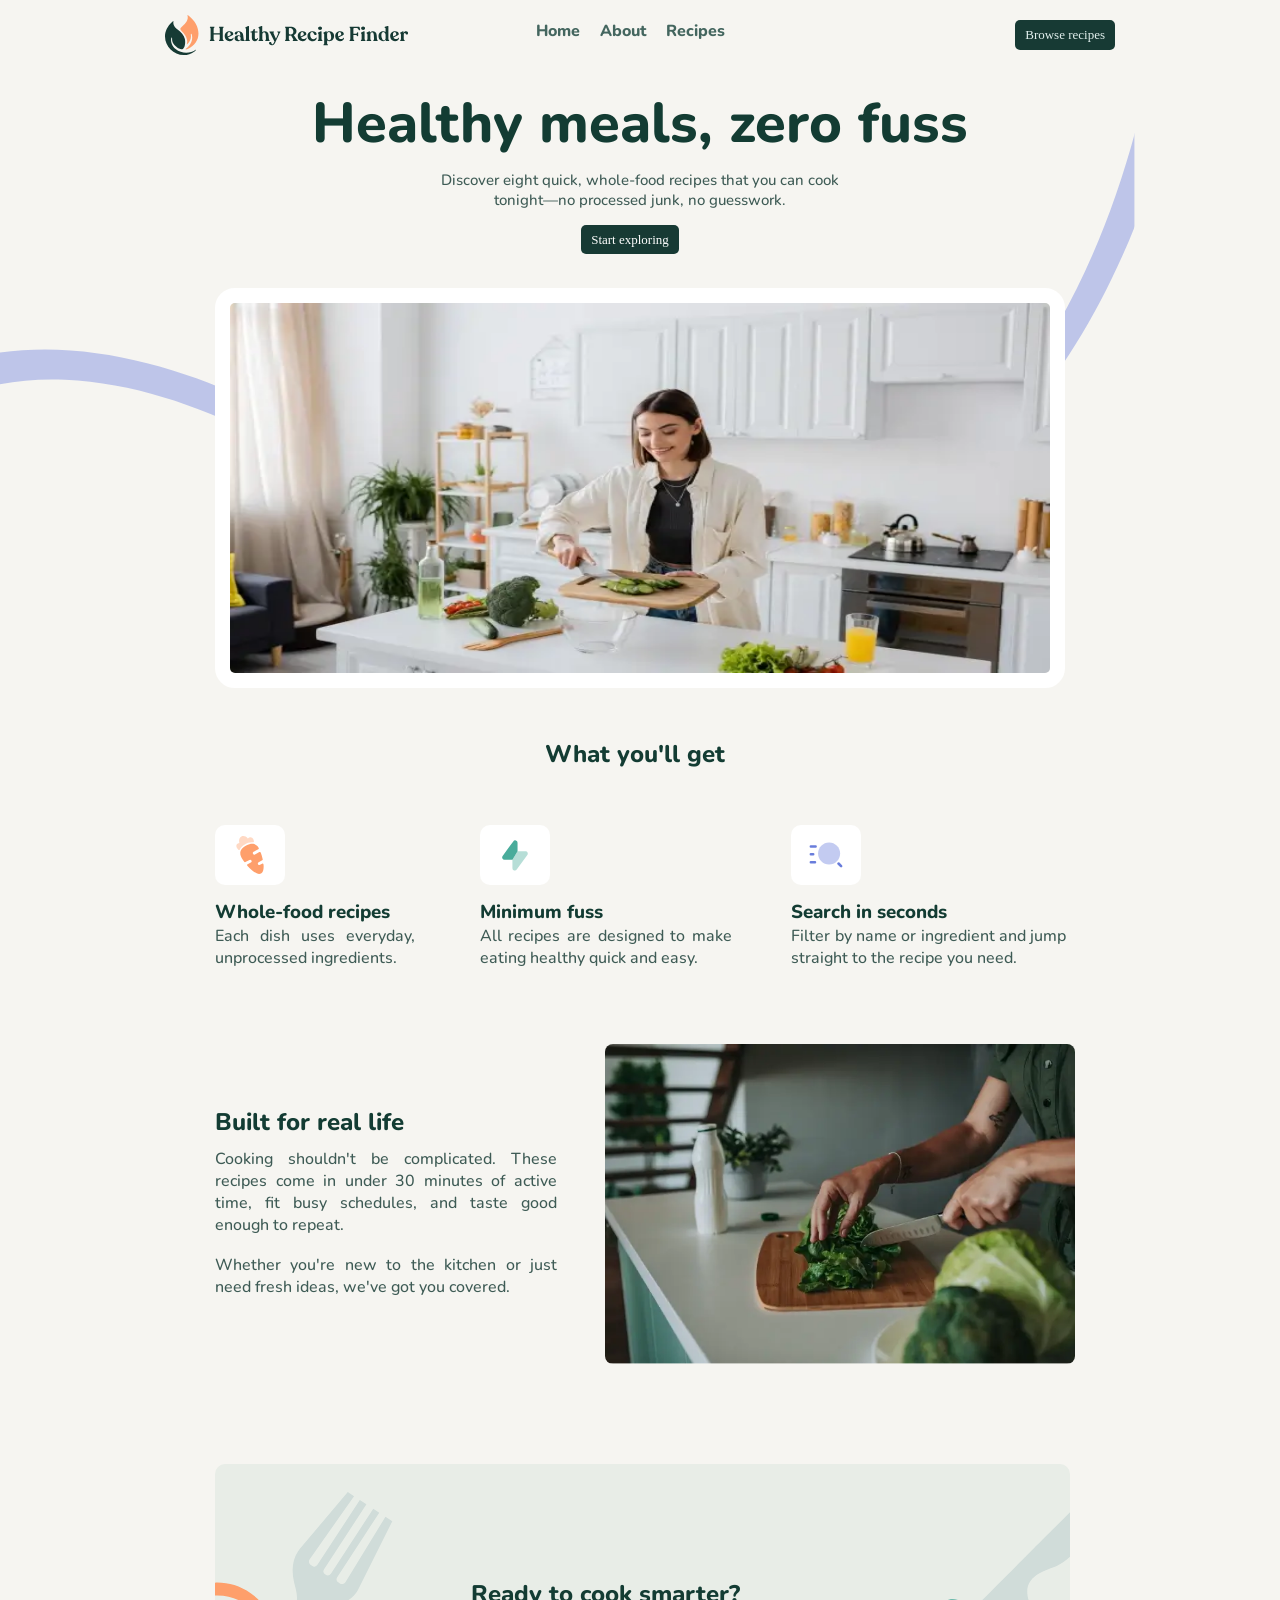
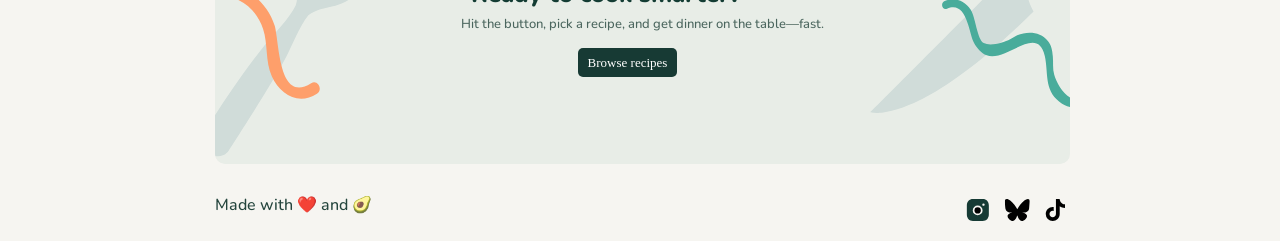
<file: index.html>
<!DOCTYPE html>
<html lang="en">
  <head>
    <meta charset="UTF-8" />
    <meta name="viewport" content="width=device-width, initial-scale=1.0" />
    <title>Recipe Finder Website</title>
    <link rel="stylesheet" href="app.css" />
  </head>
  <body>
    <header class="header-navbar">
      <div class="logo">
        <img
          src="./starter-code/assets/images/logo join .svg"
          alt="Recipe Finder Logo"
        />
      </div>
      <nav class="navbar">
        <ul>
          <li><a href="./index.html">Home</a></li>
          <li><a href="./about.html">About</a></li>
          <li><a href="./recipes.html">Recipes</a></li>
        </ul>
      </nav>
      <div class="browse-recipes-1">
        <a href="./recipes.html">Browse recipes</a>
      </div>
    </header>

    <div class="container-1">
      <main>
        <div class="hero-1">
          <div>
            <h1>Healthy meals, zero fuss</h1>
            <p>
              Discover eight quick, whole-food recipes that you can cook
              tonight—no processed junk, no guesswork.
            </p>
          </div>

          <div>
            <a href="./recipes.html">Start exploring</a>
          </div>

          <div class="hero-1-image">
            <div class="pattern-squiggle-image">
              <img
                src="./starter-code/assets/images/pattern-squiggle-1.svg"
                alt="pattern squiggle image"
              />
            </div>
            <div class="Home-hero-image">
              <img
                src="./starter-code/assets/images/image-home-hero-small.webp"
                alt="Home hero image"
              />
            </div>
          </div>
        </div>

        <div class="hero-2">
          <h2>What you'll get</h2>
          <div class="hero-2-content">
            <div>
              <img
                src="./starter-code/assets/images/icon-whole-food-recipes.svg"
                alt="icon-whole-food-recipes"
              />
              <h3>Whole-food recipes</h3>
              <p>Each dish uses everyday, unprocessed ingredients.</p>
            </div>
            <br /><br />

            <div>
              <img
                src="./starter-code/assets/images/icon-minimum-fuss.svg"
                alt="icon-minimum-fuss"
              />
              <h3>Minimum fuss</h3>
              <p>
                All recipes are designed to make eating healthy quick and easy.
              </p>
            </div>

            <div>
              <img
                src="./starter-code/assets/images/icon-search-in-seconds.svg"
                alt="icon-search-in-seconds"
              />
              <h3>Search in seconds</h3>
              <p>
                Filter by name or ingredient and jump straight to the recipe you
                need.
              </p>
            </div>
          </div>
        </div>

        <div class="hero-3">
          <div class="hero-3-content">
            <h2>Built for real life</h2>
            <p>
              Cooking shouldn't be complicated. These recipes come in under 30
              minutes of active time, fit busy schedules, and taste good enough
              to repeat.
            </p>
            <br />
            <p>
              Whether you're new to the kitchen or just need fresh ideas, we've
              got you covered.
            </p>
          </div>

          <div class="hero-3-image">
            <img
              src="./starter-code/assets/images/image-home-real-life-small.webp"
              alt="Home real image"
            />
          </div>
        </div>

        <div class="ready-to-cook">
          <div class="ready-to-cook-image-1">
            <img
              src="./starter-code/assets/images/pattern-fork.svg"
              alt="fork icon"
            />
          </div>
          <div class="ready-to-cook-smarter">
            <h2>Ready to cook smarter?</h2>
            <p>
              Hit the button, pick a recipe, and get dinner on the table—fast.
            </p>
            <div class="cook-browse-recipes">
              <a href="./recipes.html">Browse recipes</a>
            </div>
          </div>

          <div class="ready-to-cook-image-2">
            <img
              src="./starter-code/assets/images/pattern-knife.svg"
              alt="knife icon"
            />
          </div>
        </div>
      </main>

      <footer>
        <p>Made with ❤️ and 🥑</p>
        <div>
          <img
            src="./starter-code/assets/images/icon-instagram.svg"
            alt="instagram icon"
          />
          <img
            src="./starter-code/assets/images/icon-bluesky.svg"
            alt="bluesky icon"
          />
          <img
            src="./starter-code/assets/images/icon-tiktok.svg"
            alt="tiktok icon"
          />
        </div>
      </footer>
    </div>
  </body>
</html>
</file>
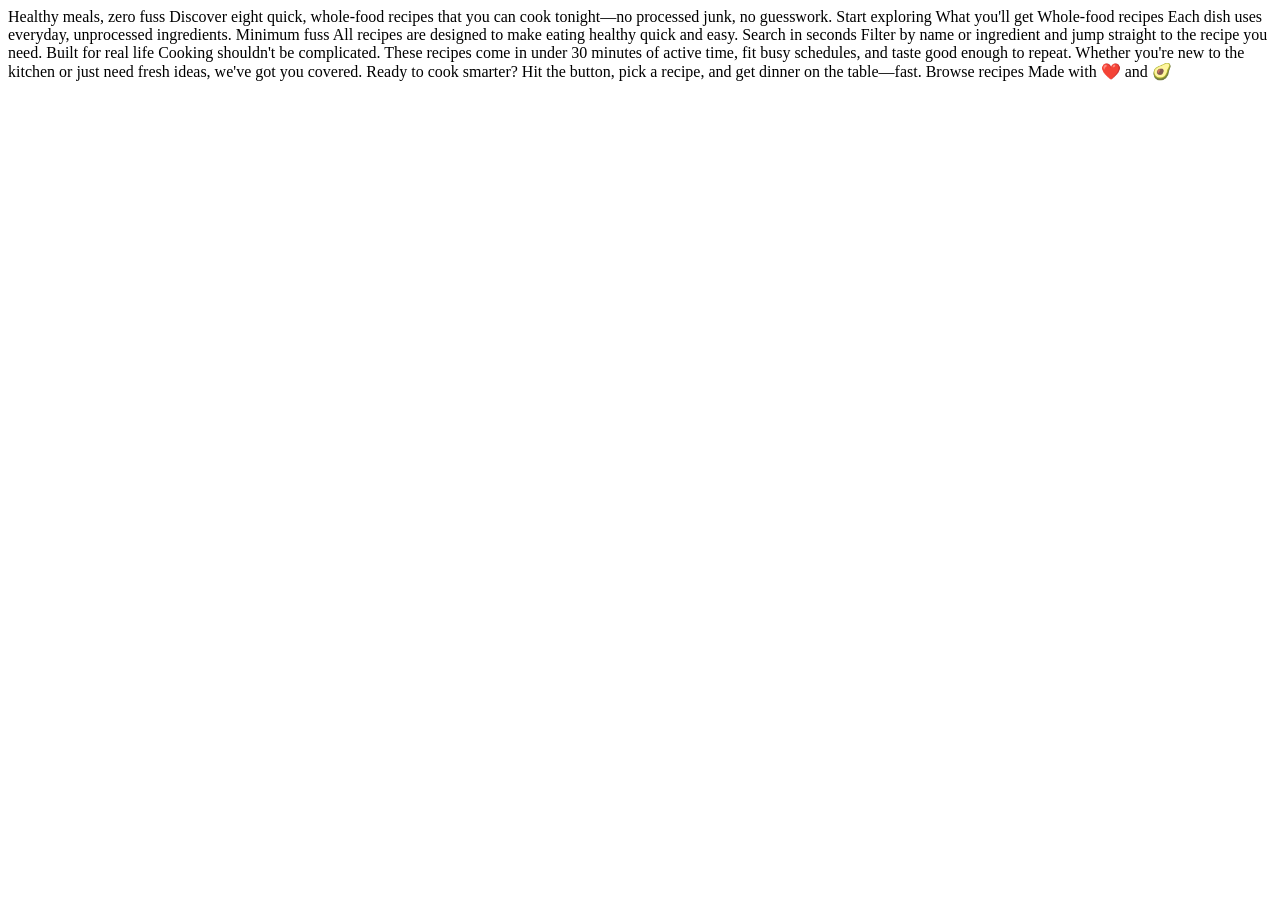
<file: starter-code/index.html>
<!DOCTYPE html>
<html lang="en">
<head>
  <meta charset="UTF-8">
  <meta name="viewport" content="width=device-width, initial-scale=1.0">

  <link rel="icon" type="image/png" sizes="32x32" href="./assets/images/favicon-32x32.png">
  
  <title>Frontend Mentor | Recipe finder website</title>
</head>
<body>

  Healthy meals, zero fuss

  Discover eight quick, whole-food recipes that you can cook 
  tonight—no processed junk, no guesswork.

  Start exploring

  What you'll get

  Whole-food recipes
  Each dish uses everyday, unprocessed ingredients.

  Minimum fuss
  All recipes are designed to make eating healthy quick and easy.

  Search in seconds
  Filter by name or ingredient and jump straight to the recipe you need.

  Built for real life

  Cooking shouldn't be complicated. These recipes come in under 
  30 minutes of active time, fit busy schedules, and taste good 
  enough to repeat. 

  Whether you're new to the kitchen or just need fresh ideas, 
  we've got you covered.

  Ready to cook smarter?

  Hit the button, pick a recipe, and get dinner on the table—fast.

  Browse recipes

  Made with ❤️ and 🥑

</body>
</html>
</file>
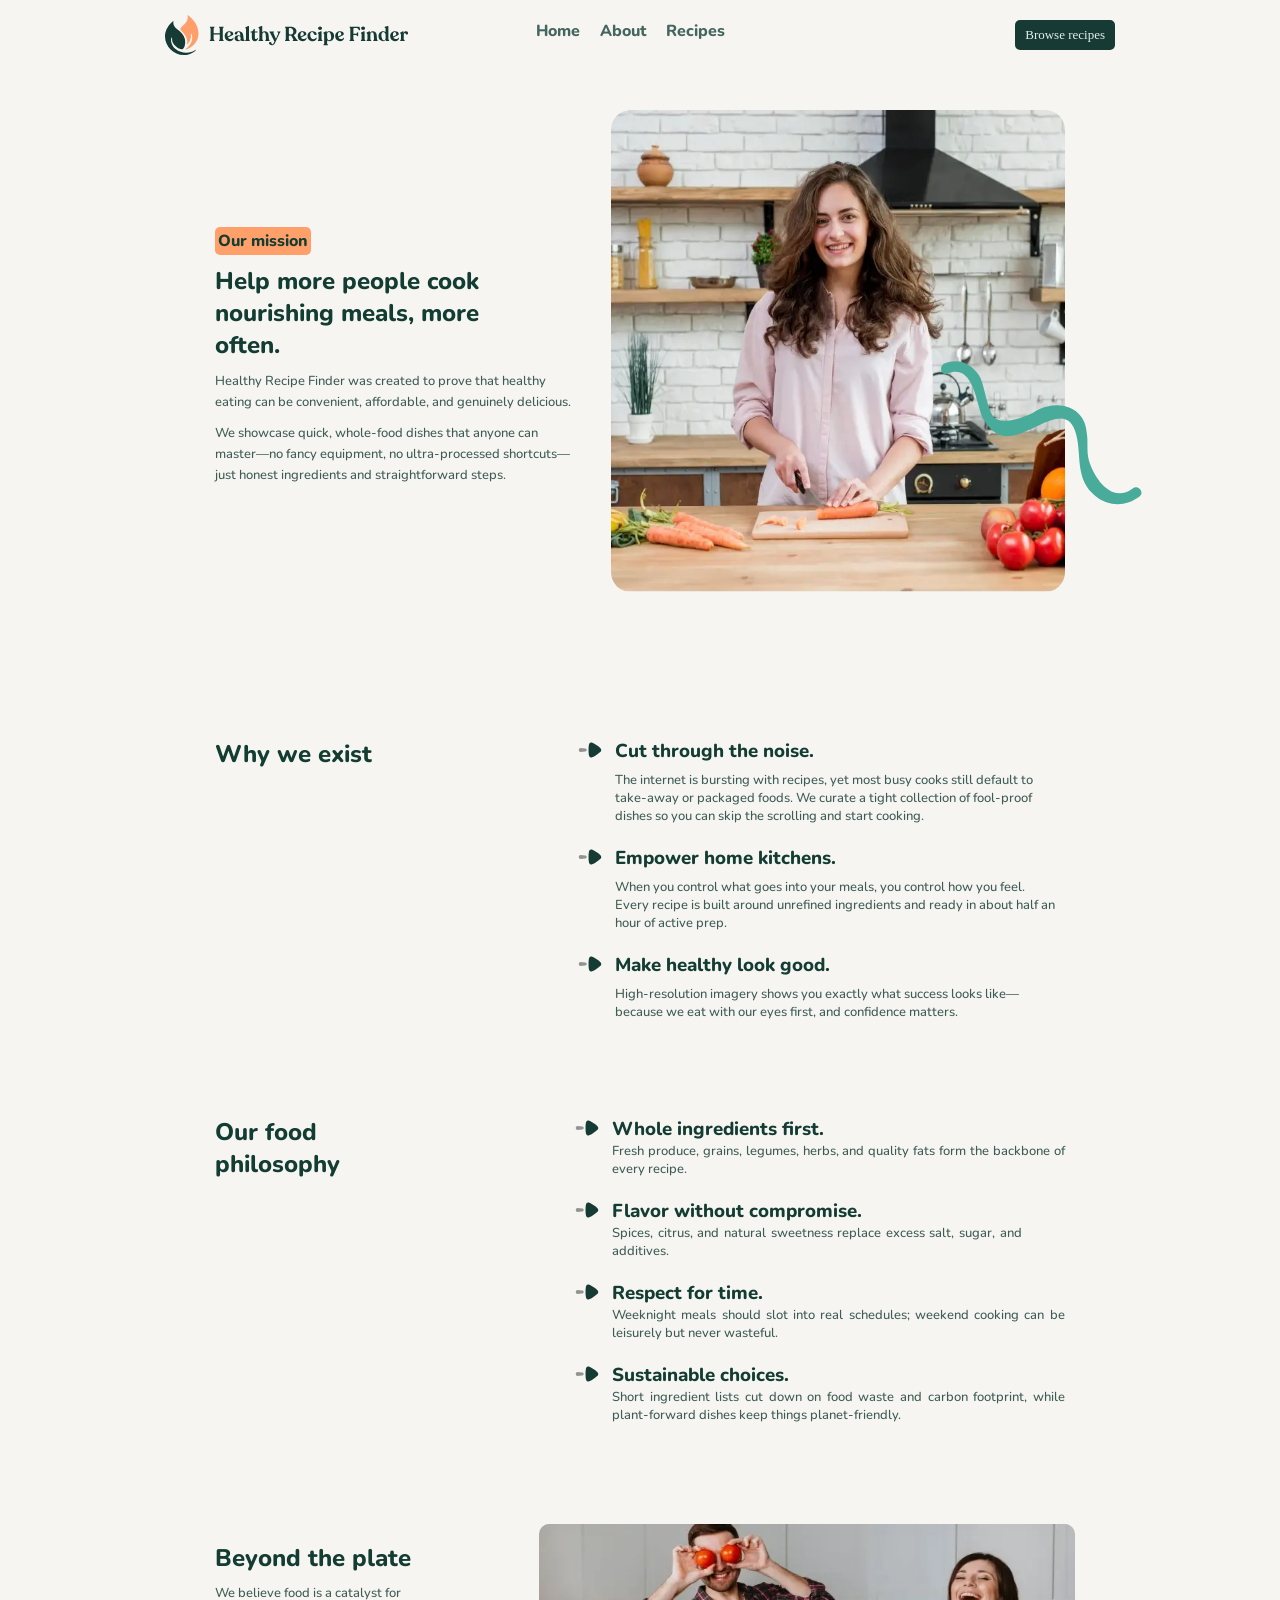
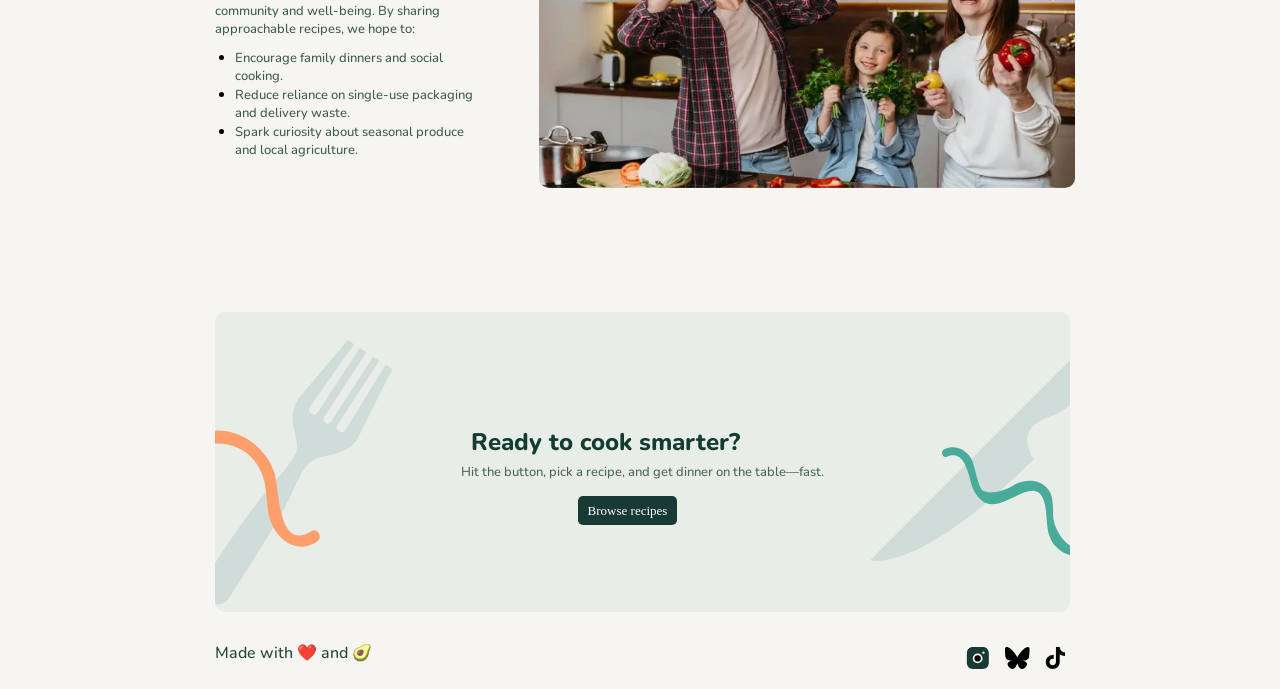
<file: about.html>
<!DOCTYPE html>
<html lang="en">
  <head>
    <meta charset="UTF-8" />
    <meta name="viewport" content="width=device-width, initial-scale=1.0" />
    <title>Recipe Finder Website</title>
    <link rel="stylesheet" href="app.css" />
  </head>
  <body>
    <header class="header-navbar">
      <div class="logo">
        <img
          src="./starter-code/assets/images/logo join .svg"
          alt="Recipe Finder Logo"
        />
      </div>
      <nav class="navbar">
        <ul>
          <li><a href="./index.html">Home</a></li>
          <li><a href="./about.html">About</a></li>
          <li><a href="./recipes.html">Recipes</a></li>
        </ul>
      </nav>
      <div class="browse-recipes-1">
        <a href="./recipes.html">Browse recipes</a>
      </div>
    </header>

    <div class="container-2">
      <main>
        <div class="about-hero">
          <div class="about-hero-1">
            <h4>Our mission</h4>
            <h2>Help more people cook nourishing meals, more often.</h2>
            <p>
              Healthy Recipe Finder was created to prove that healthy eating can
              be convenient, affordable, and genuinely delicious.
            </p>

            <p>
              We showcase quick, whole-food dishes that anyone can master—no
              fancy equipment, no ultra-processed shortcuts—just honest
              ingredients and straightforward steps.
            </p>
          </div>
          <div class="about-hero-image">
            <img
              class="image-1"
              src="./starter-code/assets/images/image-about-our-mission-small.webp"
              alt="our mission image"
            />

            <div class="image-2">
              <img
                src="./starter-code/assets/images/pattern-squiggle-2.svg"
                alt="pattern squiggle icon"
              />
            </div>
          </div>
        </div>

        <div class="about-hero-2">
          <div class="about-hero-2-content-1">
            <h2>Why we exist</h2>
          </div>

          <div class="about-hero-2-content-2">
            <div class="about-hero-2-content-2-item-1">
              <div class="about-hero-2-content-2-item-1-image-1">
                <img
                  src="./starter-code/assets/images/icon-bullet-point.svg"
                  alt="bullet point image"
                />
              </div>
              <div class="about-hero-2-content-2-item-1-text-1">
                <h3>Cut through the noise.</h3>
                <p>
                  The internet is bursting with recipes, yet most busy cooks
                  still default to take-away or packaged foods. We curate a
                  tight collection of fool-proof dishes so you can skip the
                  scrolling and start cooking.
                </p>
              </div>
            </div>

            <div class="about-hero-2-content-2-item-1">
              <div class="about-hero-2-content-2-item-1-image-1">
                <img
                  src="./starter-code/assets/images/icon-bullet-point.svg"
                  alt="bullet point image"
                />
              </div>
              <div class="about-hero-2-content-2-item-1-text-1">
                <h3>Empower home kitchens.</h3>
                <p>
                  When you control what goes into your meals, you control how
                  you feel. Every recipe is built around unrefined ingredients
                  and ready in about half an hour of active prep.
                </p>
              </div>
            </div>

            <div class="about-hero-2-content-2-item-1">
              <div class="about-hero-2-content-2-item-1-image-1">
                <img
                  src="./starter-code/assets/images/icon-bullet-point.svg"
                  alt="bullet point image"
                />
              </div>
              <div class="about-hero-2-content-2-item-1-text-1">
                <h3>Make healthy look good.</h3>
                <p>
                  High-resolution imagery shows you exactly what success looks
                  like—because we eat with our eyes first, and confidence
                  matters.
                </p>
              </div>
            </div>
          </div>
        </div>

        <div class="about-hero-3">
          <div class="about-hero-3-content-1">
            <h2>Our food philosophy</h2>
          </div>

          <div class="about-hero-3-content-2">
            <div class="about-hero-3-content-2-item-1">
              <div class="about-hero-3-content-2-item-1-image-1">
                <img
                  src="./starter-code/assets/images/icon-bullet-point.svg"
                  alt="bullet point image"
                />
              </div>
              <div class="about-hero-3-content-2-item-1-text-1">
                <h3>Whole ingredients first.</h3>
                <p>
                  Fresh produce, grains, legumes, herbs, and quality fats form
                  the backbone of every recipe.
                </p>
              </div>
            </div>
            <div class="about-hero-3-content-2-item-1">
              <div class="about-hero-3-content-2-item-1-image-1">
                <img
                  src="./starter-code/assets/images/icon-bullet-point.svg"
                  alt="bullet point image"
                />
              </div>
              <div class="about-hero-3-content-2-item-1-text-1">
                <h3>Flavor without compromise.</h3>
                <p>
                  Spices, citrus, and natural sweetness replace excess salt,
                  sugar, and additives.
                </p>
              </div>
            </div>
            <div class="about-hero-3-content-2-item-1">
              <div class="about-hero-3-content-2-item-1-image-1">
                <img
                  src="./starter-code/assets/images/icon-bullet-point.svg"
                  alt="bullet point image"
                />
              </div>
              <div class="about-hero-3-content-2-item-1-text-1">
                <h3>Respect for time.</h3>
                <p>
                  Weeknight meals should slot into real schedules; weekend
                  cooking can be leisurely but never wasteful.
                </p>
              </div>
            </div>
            <div class="about-hero-3-content-2-item-1">
              <div class="about-hero-3-content-2-item-1-image-1">
                <img
                  src="./starter-code/assets/images/icon-bullet-point.svg"
                  alt="bullet point image"
                />
              </div>
              <div class="about-hero-3-content-2-item-1-text-1">
                <h3>Sustainable choices.</h3>
                <p>
                  Short ingredient lists cut down on food waste and carbon
                  footprint, while plant-forward dishes keep things
                  planet-friendly.
                </p>
              </div>
            </div>
          </div>
        </div>

        <div class="about-hero-4">
          <div class="about-hero-4-content-1">
            <div>
              <h2>Beyond the plate</h2>
              <p>
                We believe food is a catalyst for community and well-being. By
                sharing approachable recipes, we hope to:
              </p>
            </div>
            <ul>
              <li>
                <p>Encourage family dinners and social cooking.</p>
              </li>
              <li>
                <p>
                  Reduce reliance on single-use packaging and delivery waste.
                </p>
              </li>
              <li>
                <p>
                  Spark curiosity about seasonal produce and local agriculture.
                </p>
              </li>
            </ul>
          </div>
          <div class="about-hero-4-image">
            <img
              src="./starter-code/assets/images/image-about-beyond-the-plate-small.webp"
              alt="beyond plate image"
            />
          </div>
        </div>

        <div class="ready-to-cook">
          <div class="ready-to-cook-image-1">
            <img
              src="./starter-code/assets/images/pattern-fork.svg"
              alt="fork icon"
            />
          </div>
          <div class="ready-to-cook-smarter">
            <h2>Ready to cook smarter?</h2>
            <p>
              Hit the button, pick a recipe, and get dinner on the table—fast.
            </p>
            <div class="cook-browse-recipes">
              <a href="./recipes.html">Browse recipes</a>
            </div>
          </div>

          <div class="ready-to-cook-image-2">
            <img
              src="./starter-code/assets/images/pattern-knife.svg"
              alt="knife icon"
            />
          </div>
        </div>
      </main>

      <footer>
        <p>Made with ❤️ and 🥑</p>
        <div>
          <img
            src="./starter-code/assets/images/icon-instagram.svg"
            alt="instagram icon"
          />
          <img
            src="./starter-code/assets/images/icon-bluesky.svg"
            alt="bluesky icon"
          />
          <img
            src="./starter-code/assets/images/icon-tiktok.svg"
            alt="tiktok icon"
          />
        </div>
      </footer>
    </div>
  </body>
</html>
</file>
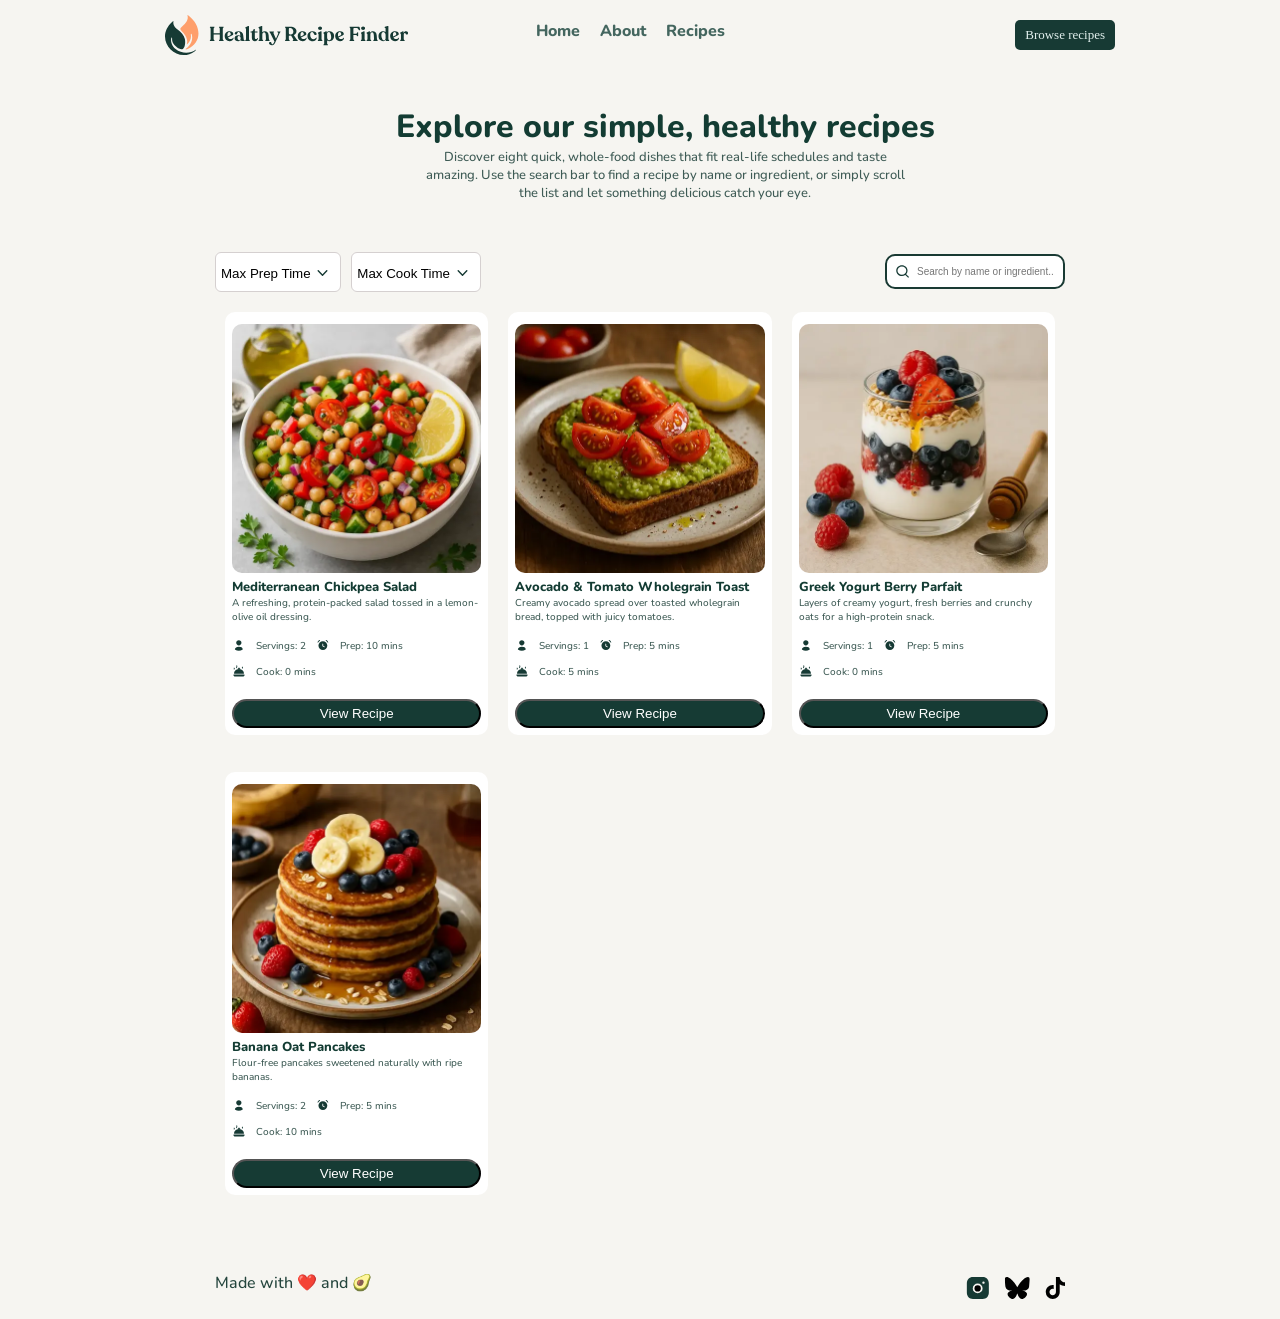
<file: recipes.html>
<!DOCTYPE html>
<html lang="en">
  <head>
    <meta charset="UTF-8" />
    <meta name="viewport" content="width=device-width, initial-scale=1.0" />
    <title>Recipe Finder Website</title>
    <link rel="stylesheet" href="app.css" />
  </head>
  <body>
    <header class="header-navbar">
      <div class="logo">
        <img
          src="./starter-code/assets/images/logo join .svg"
          alt="Recipe Finder Logo"
        />
      </div>
      <nav class="navbar">
        <ul>
          <li><a href="./index.html">Home</a></li>
          <li><a href="./about.html">About</a></li>
          <li><a href="./recipes.html">Recipes</a></li>
        </ul>
      </nav>
      <div class="browse-recipes-1">
        <a href="./recipes.html">Browse recipes</a>
      </div>
    </header>
    </div>

    <div class="container-3">
      <main>
        <div class="recipe-hero">
          <h2>Explore our simple, healthy recipes</h2>
          <p>
            Discover eight quick, whole-food dishes that fit real-life schedules
            and taste amazing. Use the search bar to find a recipe by name or
            ingredient, or simply scroll the list and let something delicious
            catch your eye.
          </p>
        </div>

        <div class="recipe-hero-1">
          <div class="recipe-hero-1-content-1">
            <div class="dropdown-radio">
              <button class="button-coner">
                Max Prep Time
                <i>
                  <img
                    src="./starter-code/assets/images/icon-chevron-down.svg"
                    alt="Chevron Down"
                  />
                </i>

              </button>
              <div class="dropdown-radio-content">
                <button>
                  <label
                    ><input type="radio" name="prep-time" value="0" /> 0
                    minutes</label
                  >
                </button>
                <button>
                  <label
                    ><input type="radio" name="prep-time" value="5" /> 5
                    minutes</label
                  >
                </button>
                <button>
                  <label
                    ><input type="radio" name="prep-time" value="10" /> 10
                    minutes</label
                  >
                </button>
                <button>
                  <label
                    ><input type="radio" name="prep-time" value="15" /> 15
                    minutes</label
                  >
                </button>
                <button>
                  <label
                    ><input type="radio" name="prep-time" value="20" /> 20
                    minutes</label
                  >
                </button>
                <button class="clear-btn">Clear</button>
              </div>
            </div>

            <div class="dropdown-radio">
              <button class="button-coner">
                Max Cook Time
                <i>
                  <img
                    src="./starter-code/assets/images/icon-chevron-down.svg"
                    alt="Chevron Down"
                  />
                </i>
              </button>
              <div class="dropdown-radio-content">
                <button>
                  <label
                    ><input type="radio" name="prep-time" value="0" /> 0
                    minutes</label
                  >
                </button>
                <button>
                  <label
                    ><input type="radio" name="prep-time" value="5" /> 5
                    minutes</label
                  >
                </button>
                <button>
                  <label
                    ><input type="radio" name="prep-time" value="10" /> 10
                    minutes</label
                  >
                </button>

                <button>
                  <label
                    ><input type="radio" name="prep-time" value="15" /> 15
                    minutes</label
                  >
                </button>
                <button>
                  <label
                    ><input type="radio" name="prep-time" value="20" /> 20
                    minutes</label
                  >
                </button>
                <button>Clear</button>
              </div>
            </div>
          </div>
          <div class="recipe-hero-1-content-2">
            <div>
              <img
                type="input"
                src="./starter-code/assets/images/icon-search.svg"
                alt="search icon"
              />
              <input
                type="text"
                placeholder="Search by name or ingredient..."
              />
            </div>
          </div>
        </div>

        <div class="recipe-hero-2">
          <figure class="figure-figcaption-1">
            <div>
              <img
                class="recipe-image"
                src="./starter-code/assets/images/mediterranean-chickpea-salad-small.webp"
                alt="chickpea salad image"
              />
              <h3>Mediterranean Chickpea Salad</h3>
              <p>
                A refreshing, protein-packed salad tossed in a lemon-olive oil
                dressing.
              </p>
            </div>
            <div class="figure-figcaption-1-content">
              <figcaption class="figcaption">
                <img
                  src="./starter-code/assets/images/icon-servings.svg"
                  alt="serving image"
                />
                <p>Servings: 2</p>

                <img
                  src="./starter-code/assets/images/icon-prep-time.svg"
                  alt="prep time image"
                />
                <p>Prep: 10 mins</p>

                <img
                  src="./starter-code/assets/images/icon-cook-time.svg"
                  alt="cook time image"
                />
                <p>Cook: 0 mins</p>
              </figcaption>
            </div>
            <button class="figure-figcaption-content">
              <a href="./recipe-details.html">View Recipe</a>
            </button>
          </figure>

          <figure class="figure-figcaption-1">
            <div>
              <img
                class="recipe-image"
                src="./starter-code/assets/images/avocado-tomato-wholegrain-toast-small.webp"
                alt="avocado tomato toast image"
              />
              <h3>Avocado & Tomato Wholegrain Toast</h3>
              <p>
                Creamy avocado spread over toasted wholegrain bread, topped with
                juicy tomatoes.
              </p>
            </div>
            <div class="figure-figcaption-1-content">
              <figcaption class="figcaption">
                <img
                  src="./starter-code/assets/images/icon-servings.svg"
                  alt="serving image"
                />
                <p>Servings: 1</p>

                <img
                  src="./starter-code/assets/images/icon-prep-time.svg"
                  alt="prep time image"
                />
                <p>Prep: 5 mins</p>

                <img
                  src="./starter-code/assets/images/icon-cook-time.svg"
                  alt="cook time image"
                />
                <p>Cook: 5 mins</p>
              </figcaption>
            </div>
            <button class="figure-figcaption-content">
              <a href="./recipe-details.html">View Recipe</a>
            </button>
          </figure>

          <figure class="figure-figcaption-1">
            <div>
              <img
                class="recipe-image"
                src="./starter-code/assets/images/greek-yogurt-small.webp"
                alt="greek yogurt image"
              />
              <h3>Greek Yogurt Berry Parfait</h3>
              <p>
                Layers of creamy yogurt, fresh berries and crunchy oats for a
                high-protein snack.
              </p>
            </div>
            <div class="figure-figcaption-1-content">
              <figcaption class="figcaption">
                <img
                  src="./starter-code/assets/images/icon-servings.svg"
                  alt="serving image"
                />
                <p>Servings: 1</p>

                <img
                  src="./starter-code/assets/images/icon-prep-time.svg"
                  alt="prep time image"
                />
                <p>Prep: 5 mins</p>

                <img
                  src="./starter-code/assets/images/icon-cook-time.svg"
                  alt="cook time image"
                />
                <p>Cook: 0 mins</p>
              </figcaption>
            </div>

            <button class="figure-figcaption-content">
              <a href="./recipe-details.html">View Recipe</a>
            </button>
          </figure>

          <figure class="figure-figcaption-1">
            <div>
              <img
                class="recipe-image"
                src="./starter-code/assets/images/banana-pancakes-small.webp"
                alt="banana pancakes image"
              />
              <h3>Banana Oat Pancakes</h3>
              <p>Flour-free pancakes sweetened naturally with ripe bananas.</p>
            </div>
            <div class="figure-figcaption-1-content">
              <figcaption class="figcaption">
                <img
                  src="./starter-code/assets/images/icon-servings.svg"
                  alt="serving image"
                />
                <p>Servings: 2</p>

                <img
                  src="./starter-code/assets/images/icon-prep-time.svg"
                  alt="prep time image"
                />
                <p>Prep: 5 mins</p>

                <img
                  src="./starter-code/assets/images/icon-cook-time.svg"
                  alt="cook time image"
                />
                <p>Cook: 10 mins</p>
              </figcaption>
            </div>
            <button class="figure-figcaption-content">
              <a href="./recipe-details.html">View Recipe</a>
            </button>
          </figure>
        </div>
      </main>

      <footer>
        <p>Made with ❤️ and 🥑</p>
        <div>
          <img
            src="./starter-code/assets/images/icon-instagram.svg"
            alt="instagram icon"
          />
          <img
            src="./starter-code/assets/images/icon-bluesky.svg"
            alt="bluesky icon"
          />
          <img
            src="./starter-code/assets/images/icon-tiktok.svg"
            alt="tiktok icon"
          />
        </div>
      </footer>
    </div>
  </body>
</html>
</file>
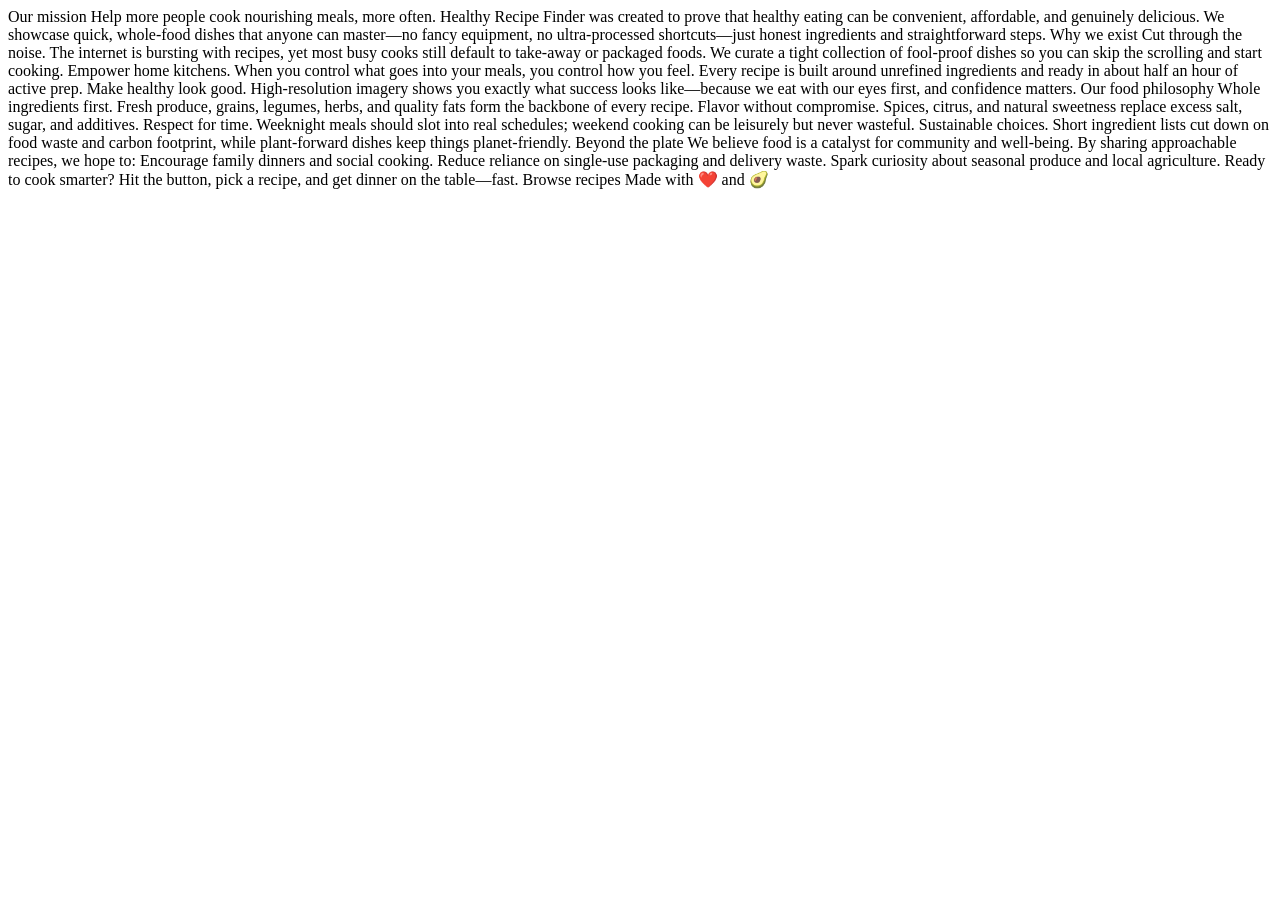
<file: starter-code/about.html>
<!DOCTYPE html>
<html lang="en">
  <head>
    <meta charset="UTF-8" />
    <meta name="viewport" content="width=device-width, initial-scale=1.0" />

    <link
      rel="icon"
      type="image/png"
      sizes="32x32"
      href="./assets/images/favicon-32x32.png"
    />

    <title>Frontend Mentor | Recipe finder website</title>
  </head>
  <body>
    Our mission Help more people cook nourishing meals, more often. Healthy
    Recipe Finder was created to prove that healthy eating can be convenient,
    affordable, and genuinely delicious. We showcase quick, whole-food dishes
    that anyone can master—no fancy equipment, no ultra-processed shortcuts—just
    honest ingredients and straightforward steps. Why we exist Cut through the
    noise. The internet is bursting with recipes, yet most busy cooks still
    default to take-away or packaged foods. We curate a tight collection of
    fool-proof dishes so you can skip the scrolling and start cooking. Empower
    home kitchens. When you control what goes into your meals, you control how
    you feel. Every recipe is built around unrefined ingredients and ready in
    about half an hour of active prep. Make healthy look good. High-resolution
    imagery shows you exactly what success looks like—because we eat with our
    eyes first, and confidence matters. Our food philosophy Whole ingredients
    first. Fresh produce, grains, legumes, herbs, and quality fats form the
    backbone of every recipe. Flavor without compromise. Spices, citrus, and
    natural sweetness replace excess salt, sugar, and additives. Respect for
    time. Weeknight meals should slot into real schedules; weekend cooking can
    be leisurely but never wasteful. Sustainable choices. Short ingredient lists
    cut down on food waste and carbon footprint, while plant-forward dishes keep
    things planet-friendly. Beyond the plate We believe food is a catalyst for
    community and well-being. By sharing approachable recipes, we hope to:
    Encourage family dinners and social cooking. Reduce reliance on single-use
    packaging and delivery waste. Spark curiosity about seasonal produce and
    local agriculture. Ready to cook smarter? Hit the button, pick a recipe, and
    get dinner on the table—fast. Browse recipes Made with ❤️ and 🥑
  </body>
</html>
</file>
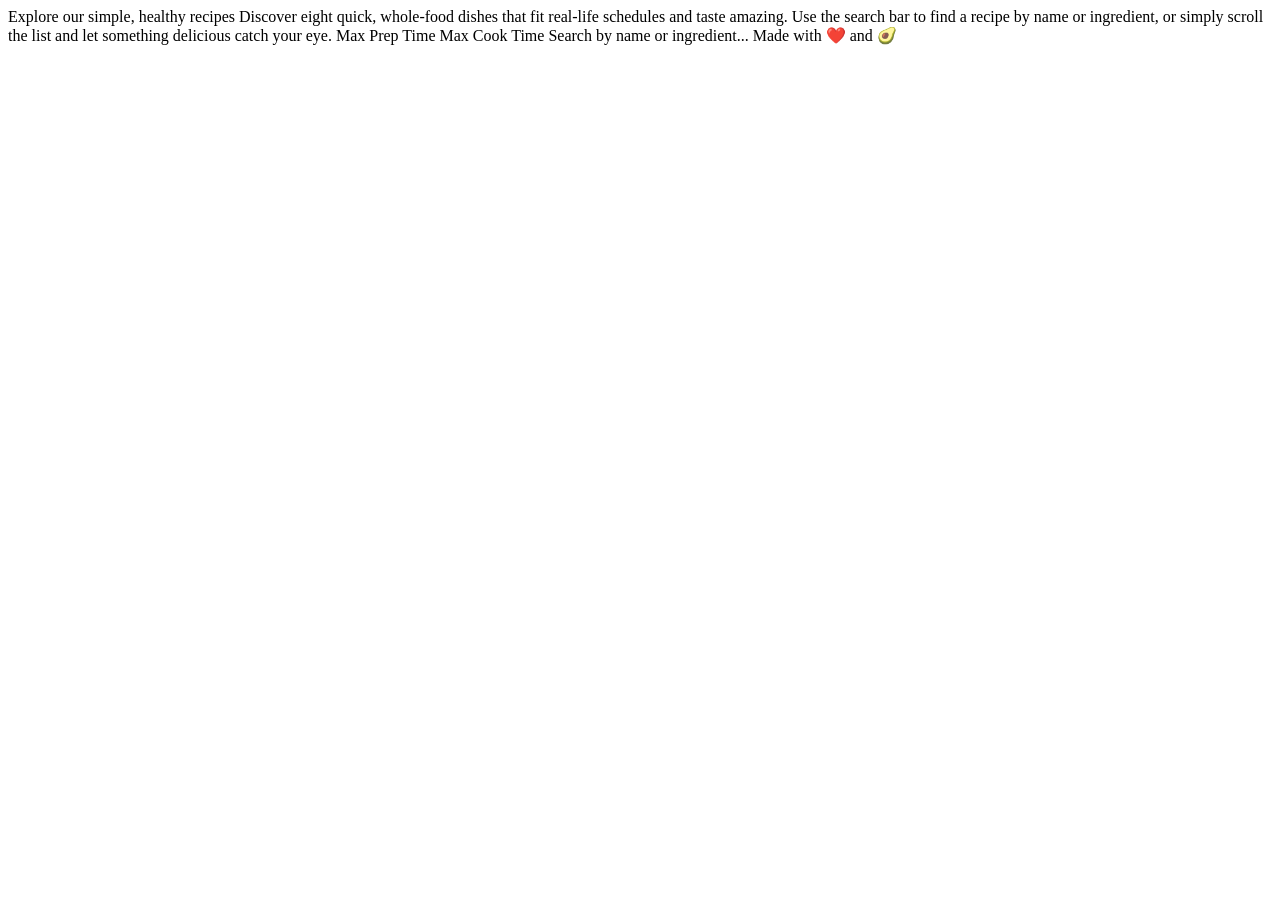
<file: starter-code/recipes.html>
<!DOCTYPE html>
<html lang="en">
<head>
  <meta charset="UTF-8">
  <meta name="viewport" content="width=device-width, initial-scale=1.0">

  <link rel="icon" type="image/png" sizes="32x32" href="./assets/images/favicon-32x32.png">
  
  <title>Frontend Mentor | Recipe finder website</title>
</head>
<body>

  Explore our simple, healthy recipes

  Discover eight quick, whole-food dishes that fit real-life 
  schedules and taste amazing. Use the search bar to find a 
  recipe by name or ingredient, or simply scroll the list and 
  let something delicious catch your eye.

  Max Prep Time
  Max Cook Time

  Search by name or ingredient...
  
  <!-- Populate recipes using data from the data.json file -->

  Made with ❤️ and 🥑

</body>
</html>
</file>
<file: app.css>
@import url("https://fonts.googleapis.com/css2?family=Nunito:ital,wght@0,800;1,800&display=swap");

@import url("https://fonts.googleapis.com/css2?family=Nunito:ital,wght@0,500;1,500&display=swap");

* {
  margin: 0;
  padding: 0;
  box-sizing: border-box;
}

body {
  overflow-x: hidden;
  width: 100%;
  margin: 0 auto;
  background-color: #f6f5f1;
}

/* header and Navbar */

.header-navbar {
  display: flex;
  justify-content: space-between;
  column-gap: 10px;
  padding-top: 10px;
  width: 980px;
  margin: 0 auto;
}

.logo {
  display: flex;
  justify-content: space-between;
  margin-left: 15px;
  color: #17392f;
}

.navbar ul {
  display: flex;
  column-gap: 20px;
  list-style: none;
  margin-right: 180px;
}

.navbar ul li a {
  text-decoration: none;
  text-align: center;
  justify-content: center;
  align-items: center;
  display: flex;
  margin-top: 10px;
  font-family: "Nunito", sans-serif;
  font-optical-sizing: auto;
  font-weight: 800;
  font-style: normal;
  color: #44665f;
  position: relative;
  transition: all 0.4s;
}

.navbar ul li a::after {
  content: "";
  height: 4px;
  width: 100%;
  background-color: #fe9e6b;
  border-radius: 5px;
  position: absolute;
  bottom: -3px;
  left: 0;
  opacity: 0;
  transition: all 0.4s;
  pointer-events: none;
}

.navbar ul li a:hover::after {
  opacity: 1;
}

.browse-recipes-1 a {
  text-decoration: none;
  background-color: #173a34;
  color: #e2f0ee;
  padding-top: 7px;
  padding-bottom: 7px;
  padding-left: 10px;
  padding-right: 10px;
  margin-right: 15px;
  margin-top: 10px;
  border-radius: 5px;
  display: flex;
  justify-content: center;
  text-align: center;
  font-size: small;
}

/* Container 1 styles */

.container-1 {
  margin: 0 auto;
  width: 850px;
}

/* Main Styles */

h1,
h2,
h3,
h4,
h5,
h6 {
  font-family: "Nunito", sans-serif;
  font-optical-sizing: auto;
  font-weight: 800;
  font-style: normal;
  color: #133c33;
}

p {
  font-family: "Nunito", sans-serif;
  font-optical-sizing: auto;
  font-weight: 500;
  font-style: normal;
  color: #3e5b55;
}

main {
  display: block;
  margin: 0 auto;
  width: 900px;
}

/* Main hero 1 styles */

.hero-1 {
  text-align: center;
  margin-top: 30px;
  margin-bottom: 50px;
  width: 850px;
}

.hero-1 div h1 {
  font-size: 3.5rem;
  margin-bottom: 8px;
  background: linear-gradient();
}

.hero-1 div p {
  font-size: 15px;
  margin-bottom: 16px;
  text-align: center;
  margin: 0 auto;
  width: 53%;
  margin-bottom: 5px;
  display: flex;
  justify-content: center;
  align-items: center;
  margin-bottom: 20px;
}

.hero-1 a {
  text-decoration: none;
  color: white;
  background-color: #173a34;
  margin: 0 auto;
  padding-top: 7px;
  padding-bottom: 7px;
  padding-left: 10px;
  padding-right: 10px;
  border-radius: 5px;
  font-size: small;
  margin-right: 20px;
}

.pattern-squiggle-image img {
  width: 2200px;
  height: 500px;
  margin: 0 auto;
  position: absolute;
  transform: translateX(-50%) translateY(-35%);
  left: 550px;
}

.hero-1 .Home-hero-image img {
  width: 400px;
  height: 400px;
  margin-top: 40px;
  display: flex;
  justify-content: center;
  align-items: center;
  position: relative;
  border-radius: 10px;
  width: 100%;
  border: 15px solid #ffffff;
}

.hero-1 .Home-hero-image img {
  border-radius: 20px;
}

/* Main hero 2 styles */

.hero-2 h2 {
  display: flex;
  justify-content: center;
  align-items: center;
  margin-right: 60px;
}

.hero-2-content {
  display: flex;
  justify-content: space-between;
  align-items: center;
  column-gap: 15px;
  width: 100%;
  margin-top: 50px;
  margin-bottom: 40px;
}

.hero-2-content img {
  padding: 10px 10px;
  margin-bottom: 10px;
  width: 70px;
  height: 60px;
  border-radius: 10px;
  background-color: #ffffff;
}

.hero-2-content p {
  text-align: justify;
  width: 85%;
}

/* Main hero 3 styles */

.hero-3 {
  display: flex;
  justify-content: space-between;
  align-items: center;
  margin-bottom: 40px;
  margin-top: 70px;
  width: 850px;
}

.hero-3-content {
  text-align: center;
  width: 45%;
}

.hero-3-content h2 {
  text-align: start;
  margin-bottom: 10px;
}

.hero-3-content p {
  text-align: justify;
  width: 90%;
}

.hero-3-image img {
  width: 470px;
  height: 320px;
  display: flex;
  justify-content: center;
  align-items: center;
  position: relative;
  left: 10px;
  border-radius: 8px;
}

/* Main ready to cook styles */

.ready-to-cook {
  display: flex;
  justify-content: space-between;
  max-width: 95%;
  width: 100%;
  height: 300px;
  margin-top: 100px;
  margin-bottom: 30px;
  background-color: #e8ede7;
  position: relative;
  border-radius: 10px;
  overflow: hidden;
}

.ready-to-cook-smarter {
  display: flex;
  justify-content: center;
  align-items: center;
  flex-direction: column;
  margin-top: 0px;
  width: 60%;
  position: relative;
}

.ready-to-cook-smarter h2 {
  margin: 0 auto;
  width: 90%;
  margin-bottom: 5px;
  text-align: center;
  display: flex;
  justify-content: flex-start;
  align-items: flex-start;
  margin-left: 85px;
}

.ready-to-cook-smarter p {
  text-align: justify;
  width: 100%;
  font-size: small;
  text-align: center;
  color: #4b665e;
}

.cook-browse-recipes a {
  text-decoration: none;
  color: white;
  background-color: #173a34;
  margin: 0 auto;
  width: 80%;
  padding-top: 7px;
  padding-bottom: 7px;
  padding-left: 10px;
  padding-right: 10px;
  border-radius: 5px;
  position: relative;
  top: 20px;
  right: 15px;
  font-size: small;
}

.ready-to-cook-image-1 img {
  width: 27%;
  height: auto;
  position: absolute;
  right: 670px;
  top: 6%;
}

.ready-to-cook-image-2 img {
  width: 30%;
  height: auto;
  position: absolute;
  left: 655px;
  top: 6%;
}

/* Footer styles */

footer {
  display: flex;
  justify-content: space-between;
}

footer p {
  margin-bottom: 20px;
  color: #24453d;
}

footer div {
  margin-bottom: 20px;
  display: flex;
  flex-direction: row;
  column-gap: 15px;
}

/* Container 2 styles */

.container-2 {
  margin: 0 auto;
  width: 850px;
  max-width: 5000px;
}

/* About hero styles */

.about-hero {
  display: flex;
  margin: 0 auto;
  width: 100%;
  margin-top: 50px;
}

/* About hero 1 styles */

.about-hero-1 {
  width: 60%;
  display: flex;
  flex-direction: column;
  justify-content: center;
  align-items: flex-start;
  margin-bottom: 100px;
}

.about-hero-1 h4 {
  padding: 3px 3px;
  background-color: #ffa06a;
  border-radius: 5px;
}

.about-hero-1 h2 {
  width: 67%;
  display: flex;
  justify-content: flex-start;
  align-items: flex-start;
  margin-top: 10px;
}

.about-hero-1 p {
  width: 90%;
  margin-top: 10px;
  line-height: 1.3rem;
  font-size: small;
}

.about-hero-image .image-1 {
  width: 90%;
  height: 80%;
  border-radius: 20px;
}

.about-hero-image .image-2 {
  position: relative;
  bottom: 240px;
  left: 330px;
}

/* About hero 2 styles */

.about-hero-2 {
  display: flex;
  justify-content: space-between;
  margin: 0 auto;
  width: 100%;
}

.about-hero-2-content-1 h2 {
  display: flex;
  align-items: center;
  justify-content: center;
  width: 100%;
  margin-top: 30px;
}

.about-hero-2-content-2 {
  display: flex;
  justify-content: first baseline;
  align-items: flex-start;
  width: 60%;
  margin-top: 30px;
  flex-direction: column;
}

.about-hero-2-content-2 .about-hero-2-content-2-item-1 {
  display: flex;
  align-items: flex-start;
  justify-content: flex-start;
  margin-bottom: 20px;
  width: 90%;
}

.about-hero-2-content-2-item-1-text-1 p {
  font-size: small;
  margin-top: 7px;
}

.about-hero-2-content-2-item-1-image-1 img {
  margin-right: 10px;
  width: 30px;
  position: relative;
  bottom: 8px;
}

/* About hero 3 styles */

.about-hero-3 {
  display: flex;
  justify-content: space-between;
  margin-top: 75px;
  margin-bottom: 75px;
}

.about-hero-3-content-1 h2 {
  text-align: start;
}

.about-hero-3-content-2 {
  display: flex;
  justify-content: flex-end;
  align-items: flex-end;
  flex-direction: column;
  width: 100%;
}

.about-hero-3-content-2-item-1 {
  display: flex;
  width: 76%;
  margin-bottom: 20px;
}

.about-hero-3-content-2-item-1-image-1 img {
  margin-right: 10px;
  width: 30px;
  position: relative;
  bottom: 8px;
}

.about-hero-3-content-2-item-1-text-1 p {
  text-align: justify;
  width: 90%;
  font-size: small;
}

/* About hero 4 styles */

.about-hero-4 {
  display: flex;
  justify-content: space-between;
}

.about-hero-4-content-1 {
  width: 40%;
  display: flex;
  flex-direction: column;
  justify-content: center;
  align-items: flex-start;
  margin-bottom: 30px;
}

.about-hero-4-content-1 div {
  width: 80%;
  margin-bottom: 10px;
}

.about-hero-4-content-1 h2 {
  margin-bottom: 10px;
}

.about-hero-4-content-1 ul {
  margin-left: 20px;
  width: 80%;
}

.about-hero-4-content-1 p {
  font-size: small;
}

.about-hero-4-image img {
  display: flex;
  justify-content: flex-end;
  align-items: flex-end;
  border-radius: 10px;
  width: 90%;
  height: 90%;
  margin-left: 20px;
}

/* Container 3 styles */

.container-3 {
  margin: 0 auto;
  width: 850px;
}

/* recipe-hero styles */

.recipe-hero {
  display: flex;
  margin: 0 auto;
  width: 100%;
  flex-direction: column;
  justify-content: center;
  align-items: center;
  margin-bottom: 50px;
  margin-top: 50px;
}

.recipe-hero h2 {
  font-size: xx-large;
}

.recipe-hero p {
  width: 490px;
  height: fit-content;
  text-align: center;
  font-size: small;
  display: flex;
  justify-content: center;
  align-items: center;
}

/* recipe-hero-1 styles */

.recipe-hero-1 {
  display: flex;
  justify-content: space-between;
  align-items: center;
  width: 850px;
  margin-bottom: 20px;
  flex-direction: row;
}

.recipe-hero-1-content-2 div img {
  width: 15px;
  position: relative;
  left: 25px;
  bottom: 3px;
}

.recipe-hero-1-content-2 div {
  display: flex;
  align-items: center;
  justify-content: center;
  flex-direction: row;
  width: 195px;
}

.recipe-hero-1-content-2 input {
  border-radius: 10px;
  padding: 10px;
  padding-left: 30px;
  padding-right: 10px;
  width: 100%;
  border: 2px solid #193a33;
  font-size: x-small;
}

.recipe-hero-1-content-1 {
  display: flex;
  flex-direction: row;
  column-gap: 10px;
}

.recipe-hero-1-item {
  padding: 7px 5px;
  border: none;
}

.recipe-hero-1-item .recipe-hero-1-item-1 {
  padding: 7px 5px;
}

/* recipe-hero-2 styles */

.recipe-hero-2 {
  display: flex;
  column-gap: 20px;
  flex-wrap: wrap;
  max-width: 850px;
  margin-bottom: 40px;
  height: 920px;
  margin-left: 10px;
}

.figure-figcaption-1 {
  display: flex;
  gap: 10px;
  width: calc((100% / 3) - 20px);
  flex-direction: column;
  flex-wrap: wrap;
  background-color: #ffffff;
  border: 7px solid #ffffff;
  border-color: 1px solid red;
  height: fit-content;
  border-radius: 10px;
}

.figure-figcaption-1 > div img {
  width: 100%;
  display: block;
  border-radius: 10px;
}

.figure-figcaption-1 p {
  font-size: x-small;
}

.figure-figcaption-1-content .figcaption img {
  width: 8%;
  display: flex;
  margin-top: 3px;
  column-gap: 10px;
}

.figcaption {
  display: flex;
  flex-wrap: wrap;
  column-gap: 10px;
  row-gap: 7px;
  width: 70%;
}

.figure-figcaption-1 h3 {
  font-size: small;
  margin-top: 5px;
}

.figure-figcaption-1-content p,
img {
  font-size: 10px;
  margin-top: 5px;
}

.figure-figcaption-content {
  background-color: #163b34;
  padding: 5px 5px;
  border-radius: 20px;
  width: 100%;
  margin-top: 10px;
  display: flex;
  justify-content: center;
  align-items: center;
}

.figure-figcaption-content a {
  text-decoration: none;
  color: white;
}

.dropdown-radio {
  position: relative;
  display: inline-block;
}

.dropdown-radio-content {
  display: none;
  position: absolute;
  background-color: #f9f9f9;
  min-width: 160px;
  border: 1px solid #ccc;
  z-index: 1;
  padding: 10px;
}

.dropdown-radio:hover .dropdown-radio-content {
  display: flex;
  flex-direction: column;
  /* gap: 10px; */
}

.dropdown-radio-content label {
  display: block;
  margin-bottom: 5px;
}

button i img {
  width: 15px;
  margin-left: 6px;
  position: relative;
  top: 3px;
  right: 5px;
}

button {
  padding-top: 5px;
  padding-bottom: 10px;
  padding-left: 5px;
  padding-right: 5px;
  background-color: #ffffff;
  border-radius: 6px;
  width: 100%;
  margin: 0 auto;
}

.button-coner {
  padding-top: 4px;
  padding-bottom: 10px;
  padding-left: 5px;
  padding-right: 5px;
  text-align: center;
  border: hidden;
  border: 1px solid rgb(213, 208, 208);
}

.dropdown-radio-content label {
  margin-left: 5px;
}

.dropdown-radio-content button {
  display: flex;
  text-align: start;
  align-items: flex-start;
  justify-content: flex-start;
  margin-right: 20px;
  font-size: medium;
  border: none;
}

.dropdown-radio-content button:hover,
button:active {
  border: 1px solid gray;
  border-radius: 5px;
}

.dropdown-radio label input {
  padding: 5px 5px;
  border-radius: 6px;
}

.clear-btn {
  border: 2px solid gray;
  border-radius: 5px;
}

/* Phone Styles */

@media (max-width: 600px) {
  .container-1 {
    width: 100%;
    height: auto;
    margin: 0 auto;
    font-size: medium;
  }

  .logo img {
    font-size: small;
    width: 100%;
  }

  .container-2 {
    width: 100%;
    height: auto;
    margin: 0 auto;
  }

  .container-3 {
    width: 100%;
    height: auto;
    margin: 0 auto;
  }

  .header-navbar {
    width: 100%;
    font-size: large;
  }

  .navbar {
    width: 100%;
  }

  body {
    width: 850px;
    height: auto;
    margin: 0 auto;
  }

  main {
    width: 850px;
    height: auto;
    margin: 0 auto;
  }

  footer {
    width: 850px;
    height: auto;
  }
}

/* Tablet Styles */

@media (max-width: 768px) {
  .container-1 {
    width: 100%;
    height: auto;
    margin: 0 auto;
  }

  .container-2 {
    width: 100%;
    height: auto;
    margin: 0 auto;
  }

  .container-3 {
    width: 100%;
    height: auto;
    margin: 0 auto;
  }

  body {
    width: 100%;
  }

  main {
    width: 850px;
    margin: 0 auto;
  }
}

/* Laptop Styles */

@media (max-width: 1024px) {
  .container-1 {
    width: 100%;
    height: auto;
  }

  .container-2 {
    width: 100%;
    height: auto;
  }

  .container-3 {
    width: 100%;
    height: auto;
  }

  body {
    width: 100%;
  }

  main {
    width: 850px;
  }
}
</file>
